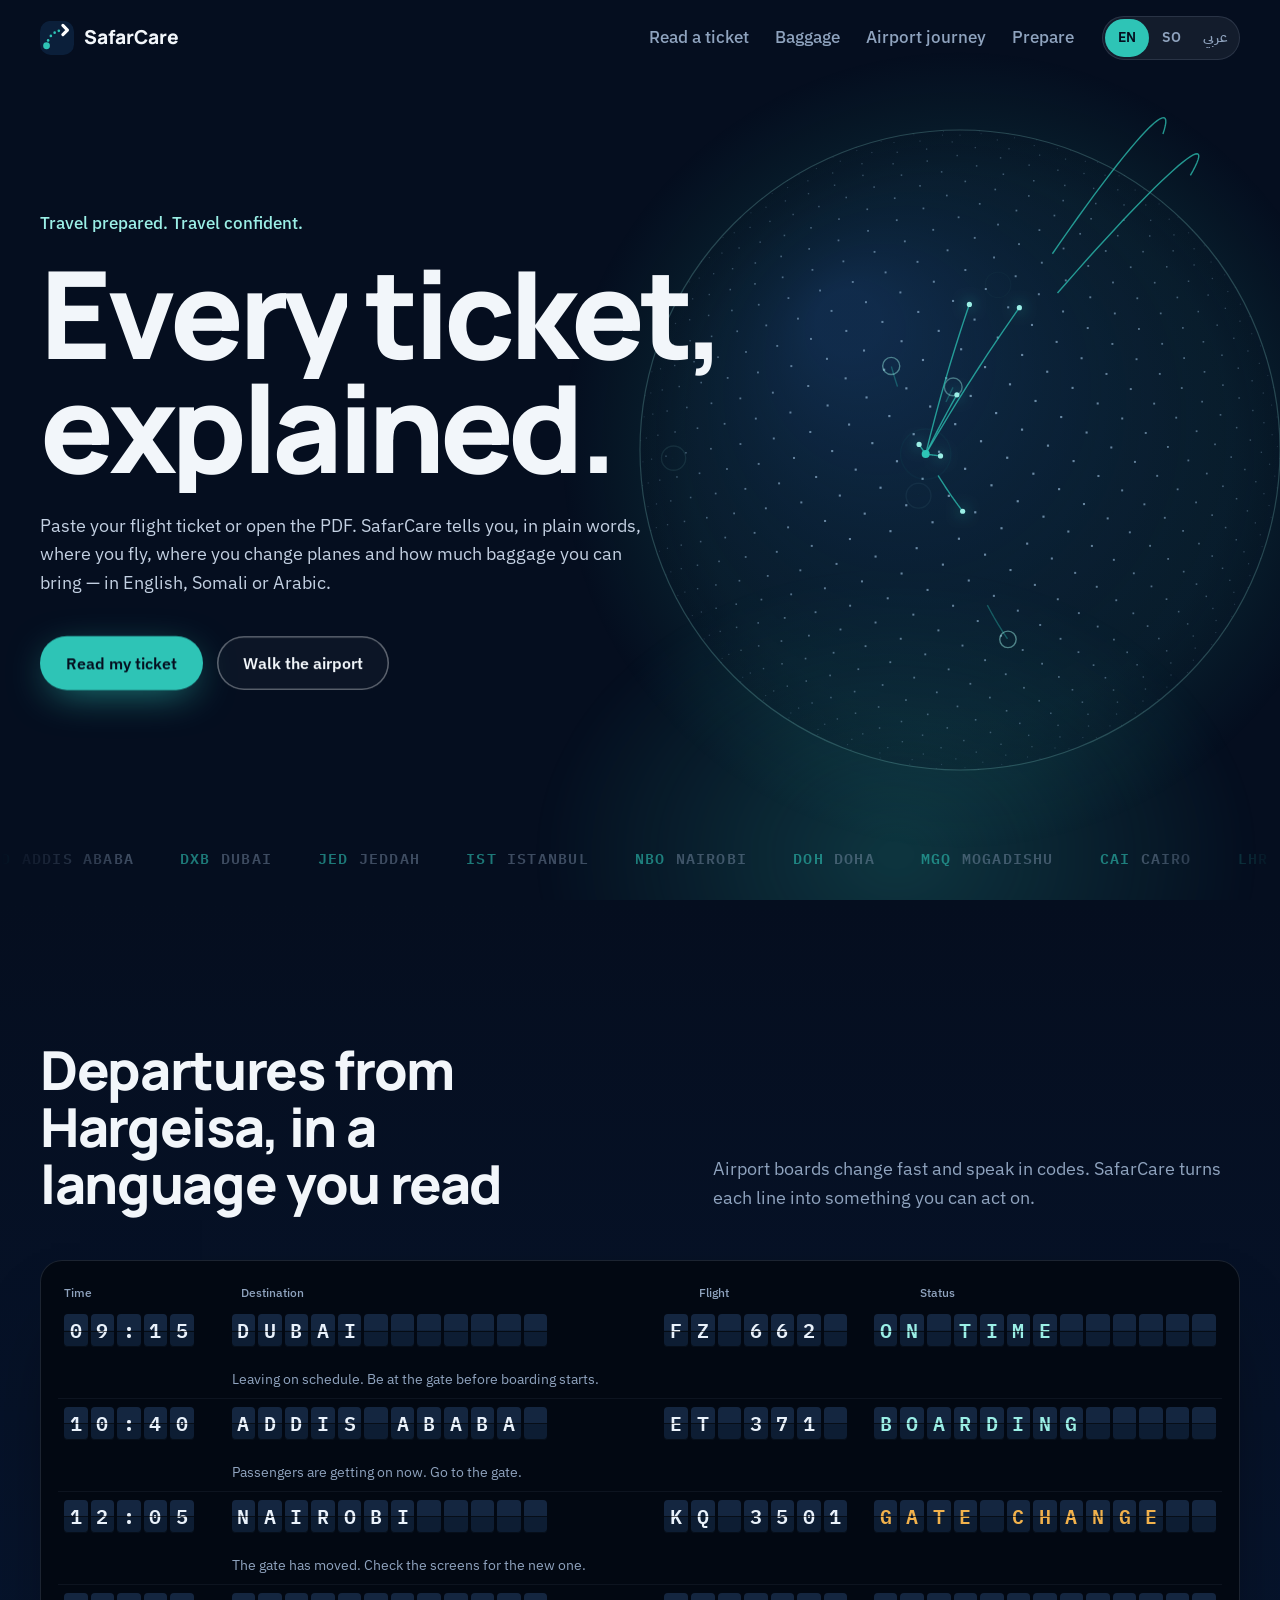
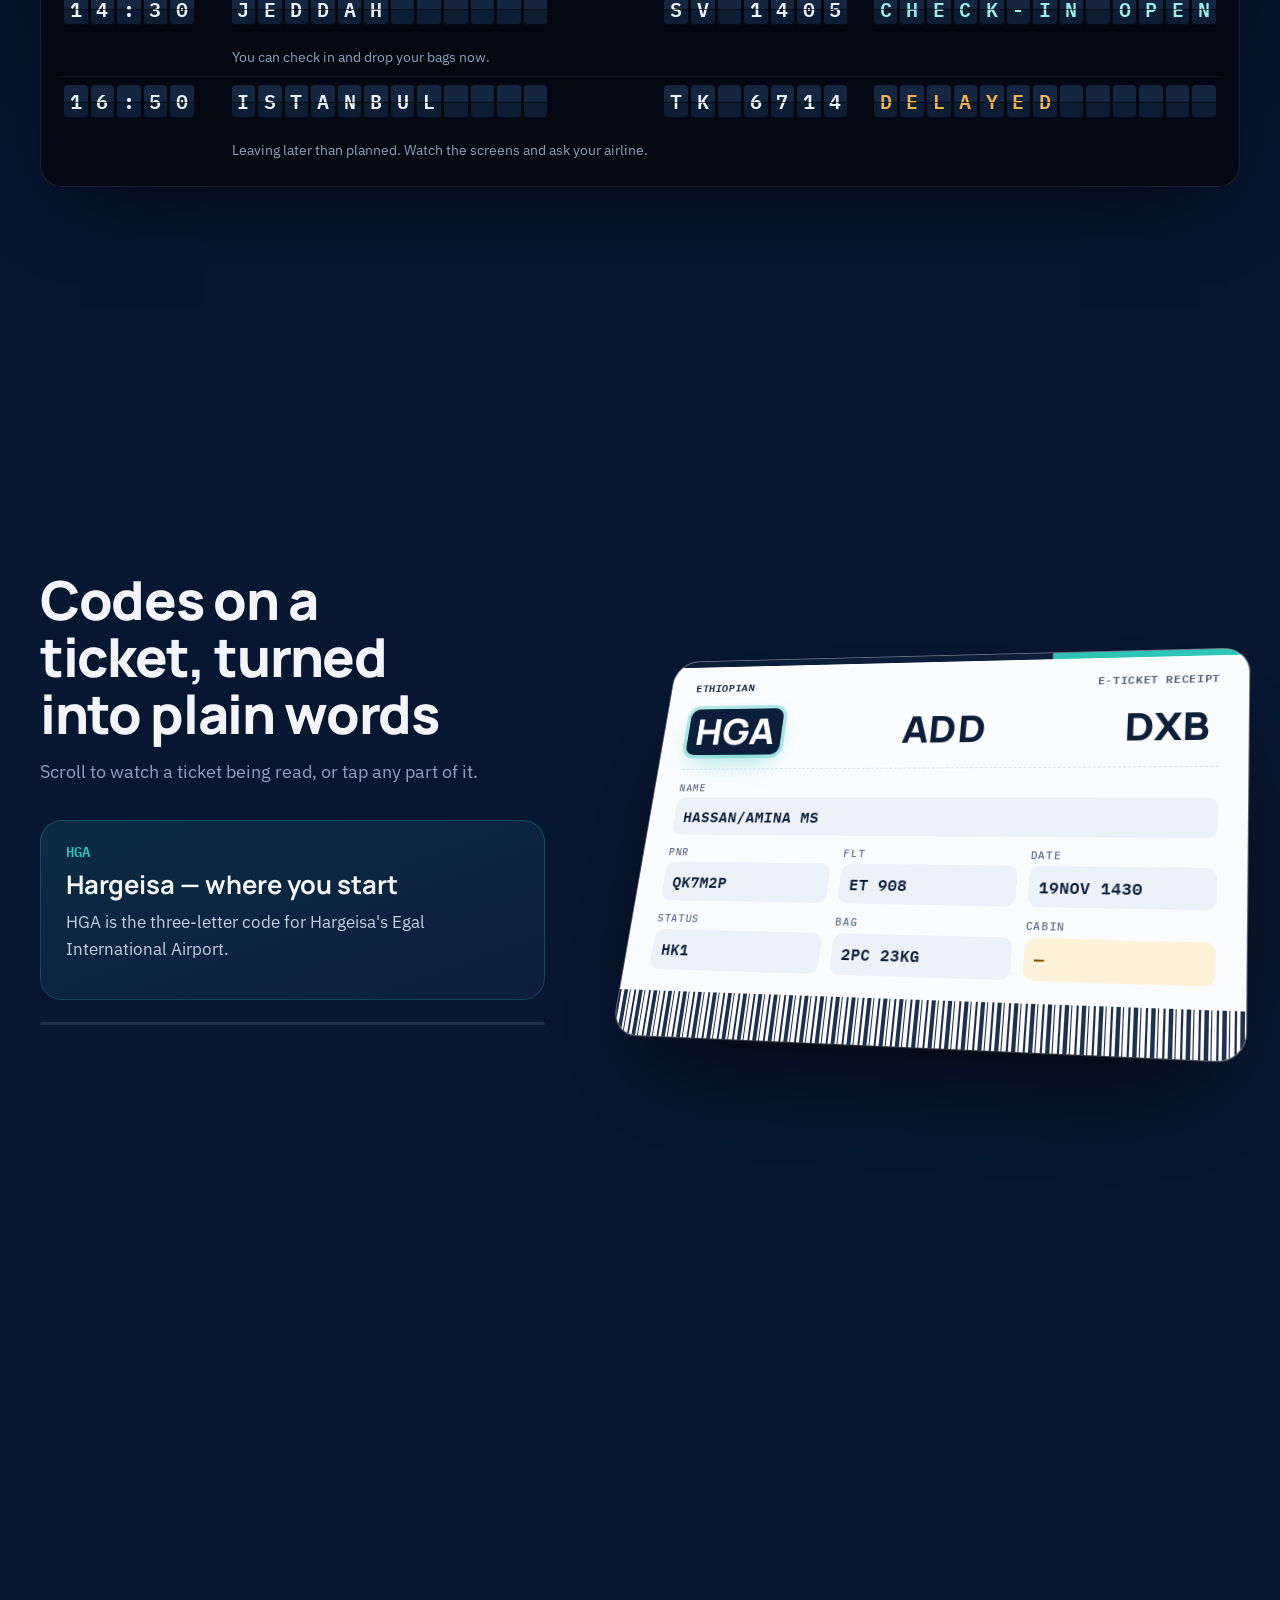
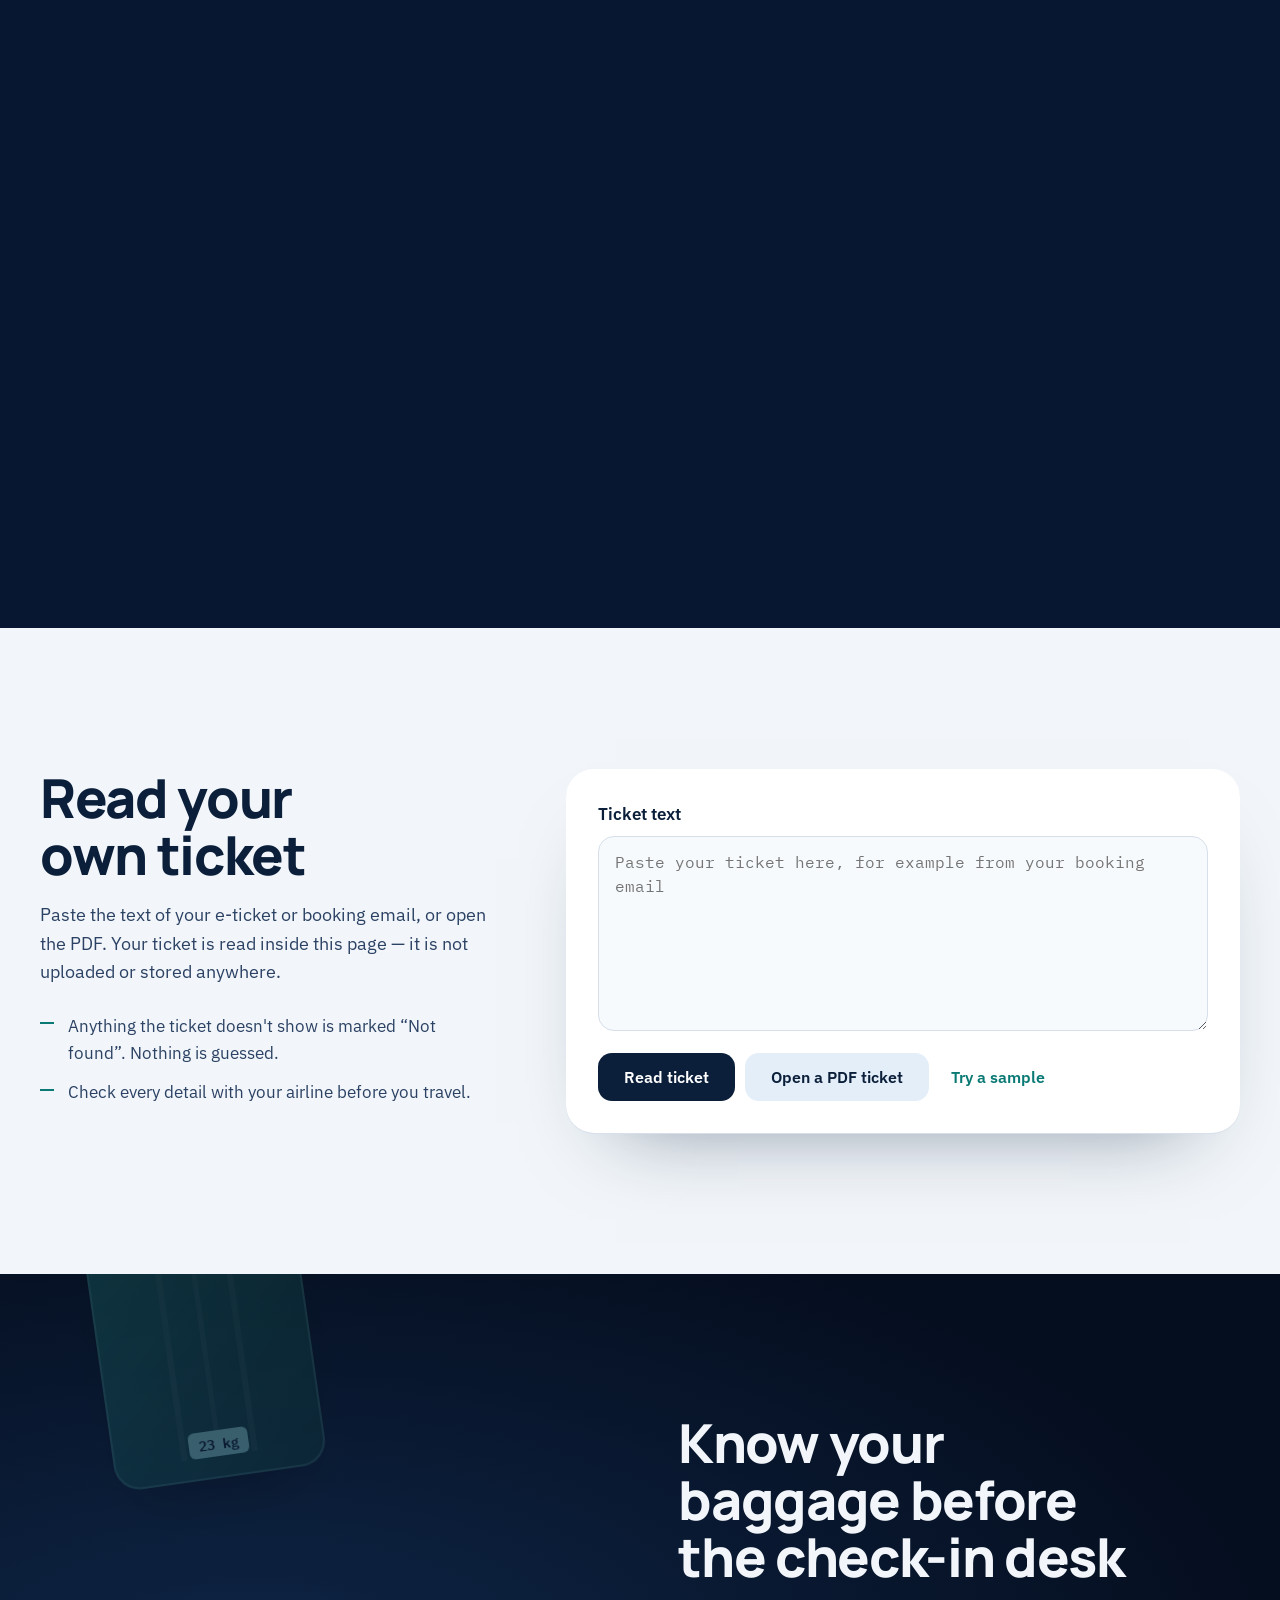
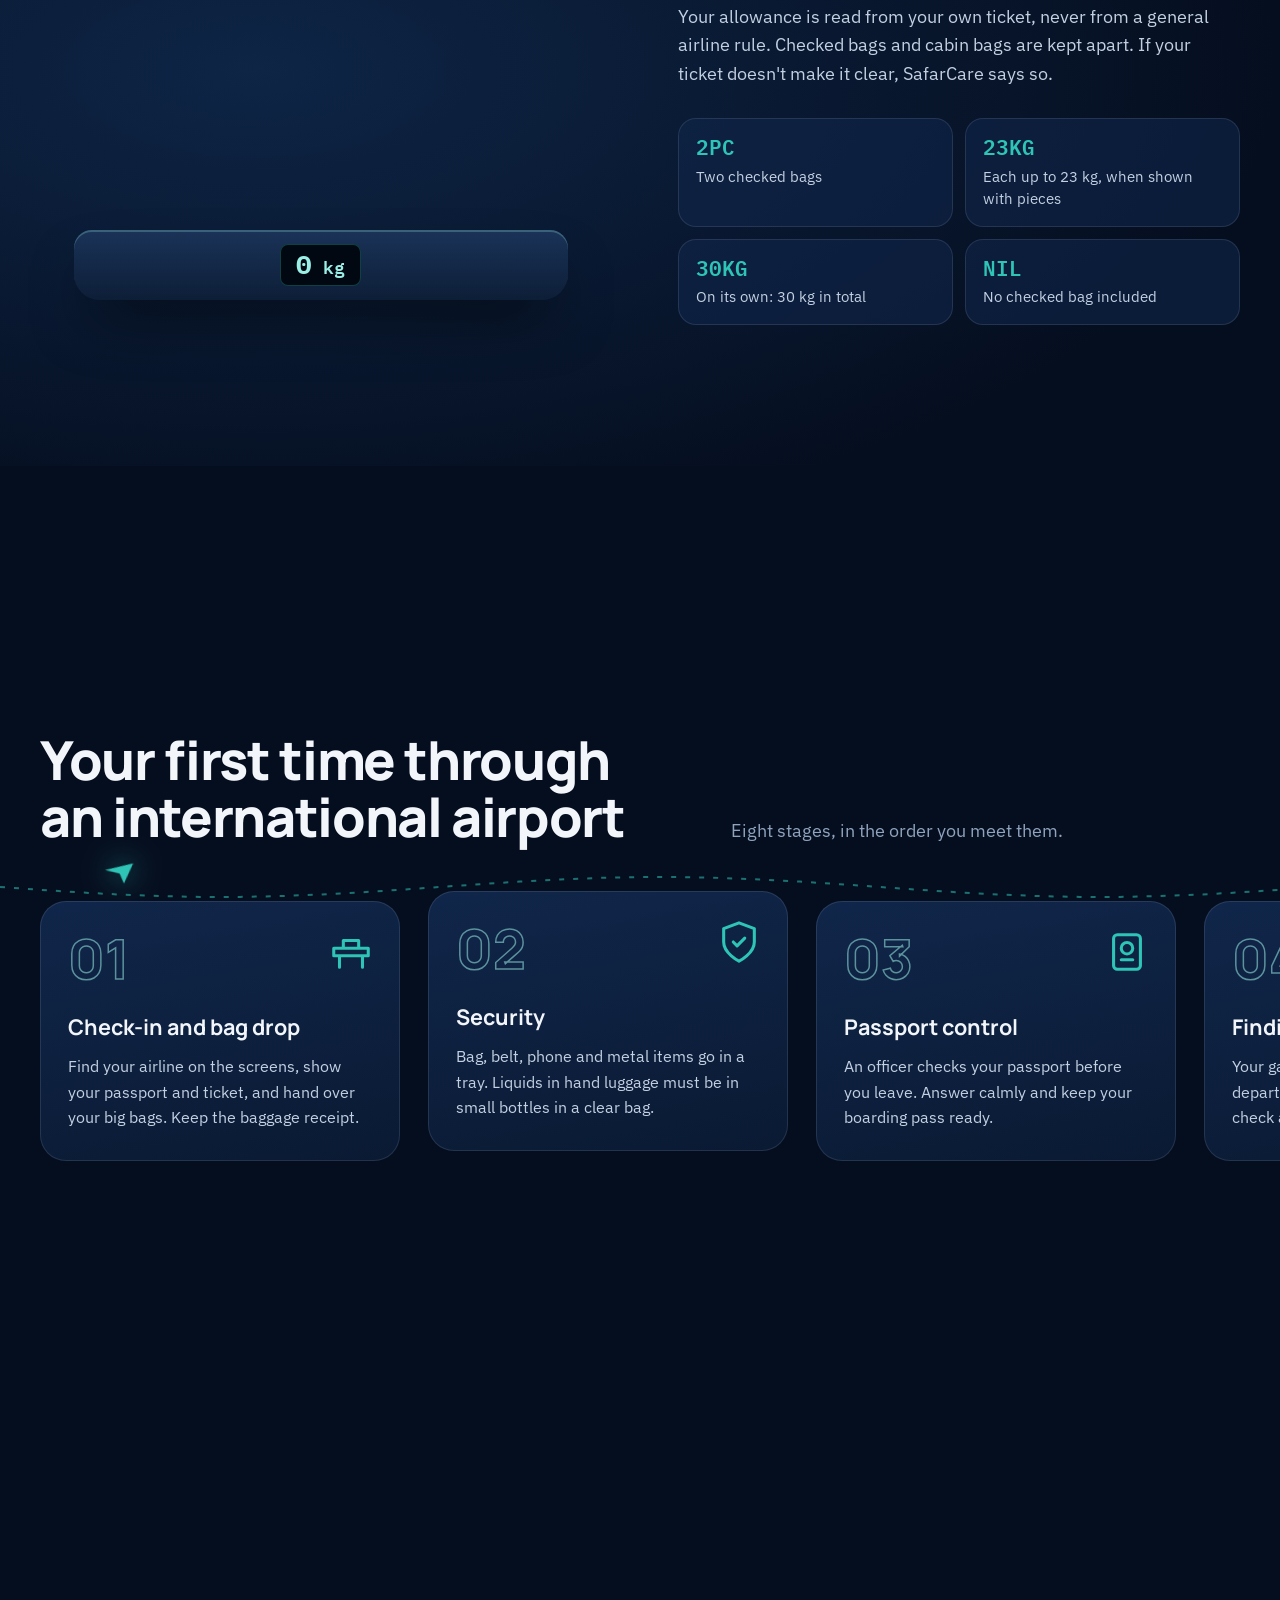
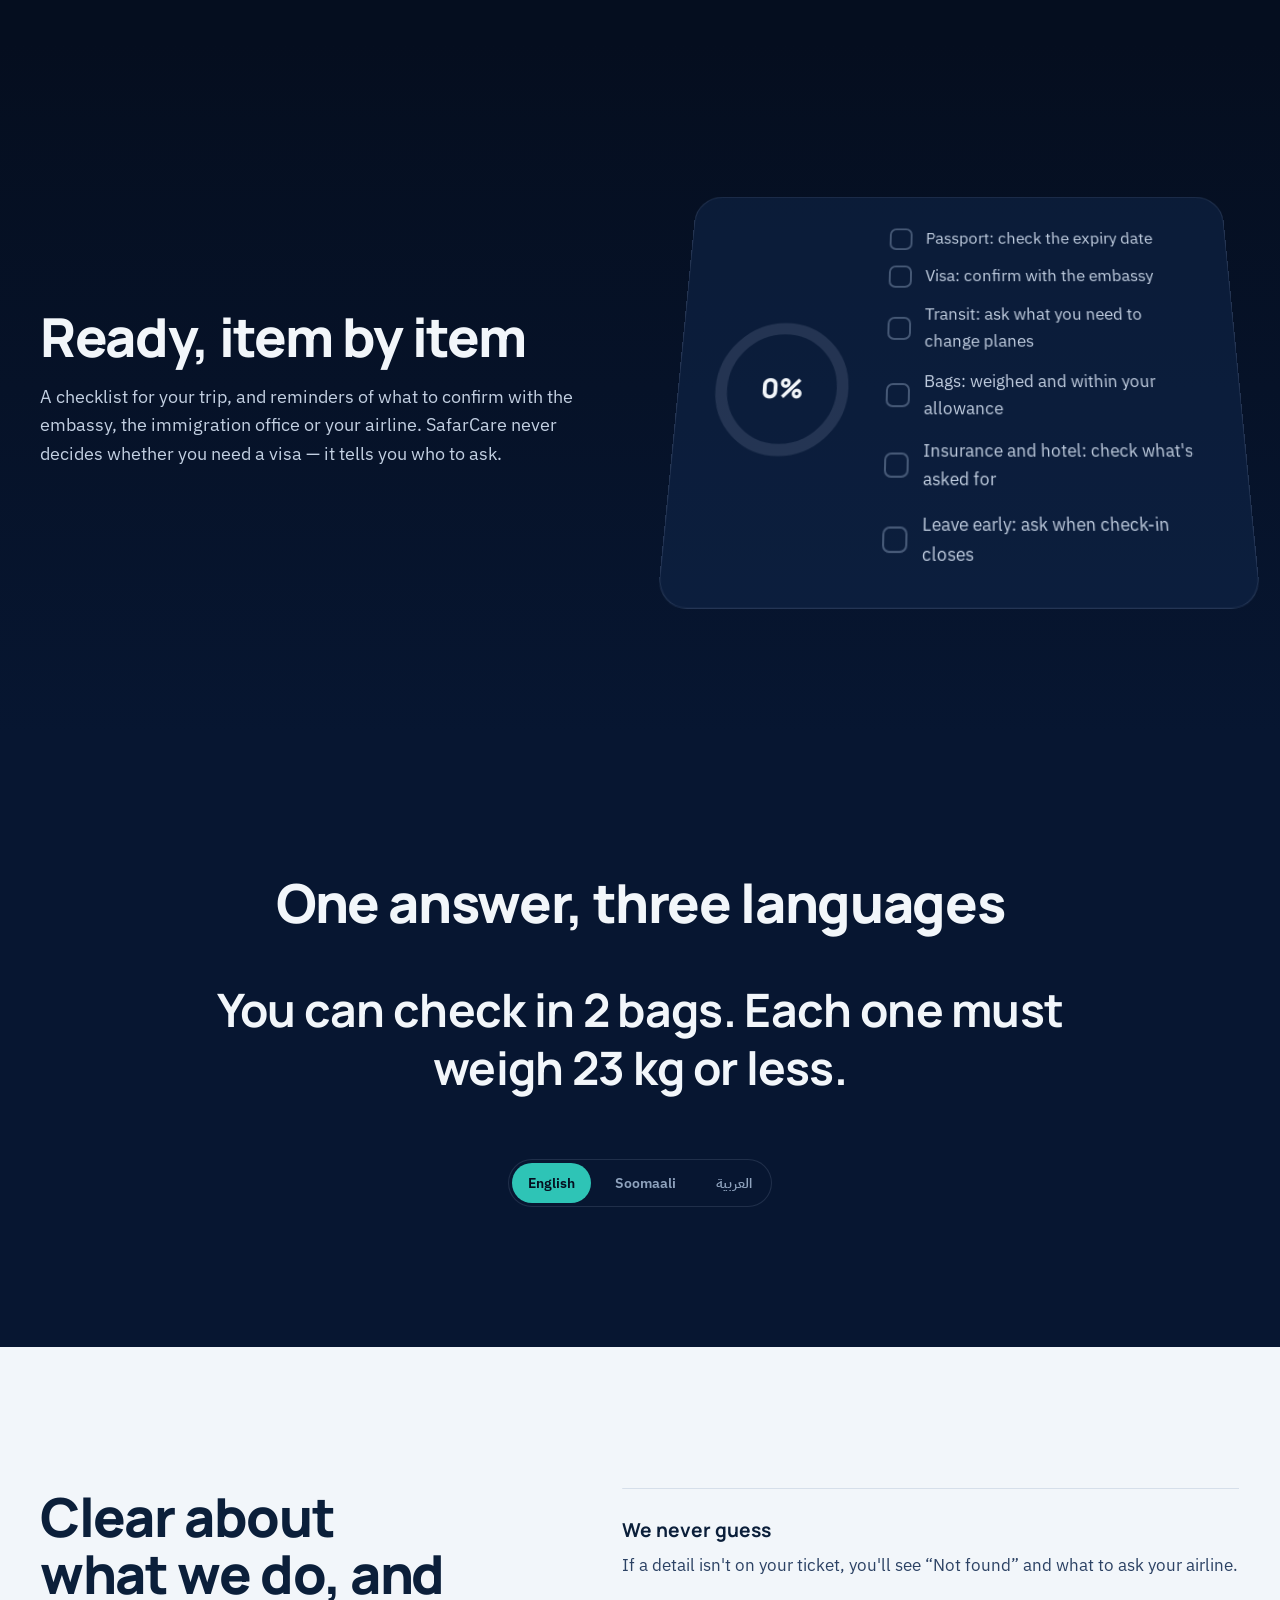
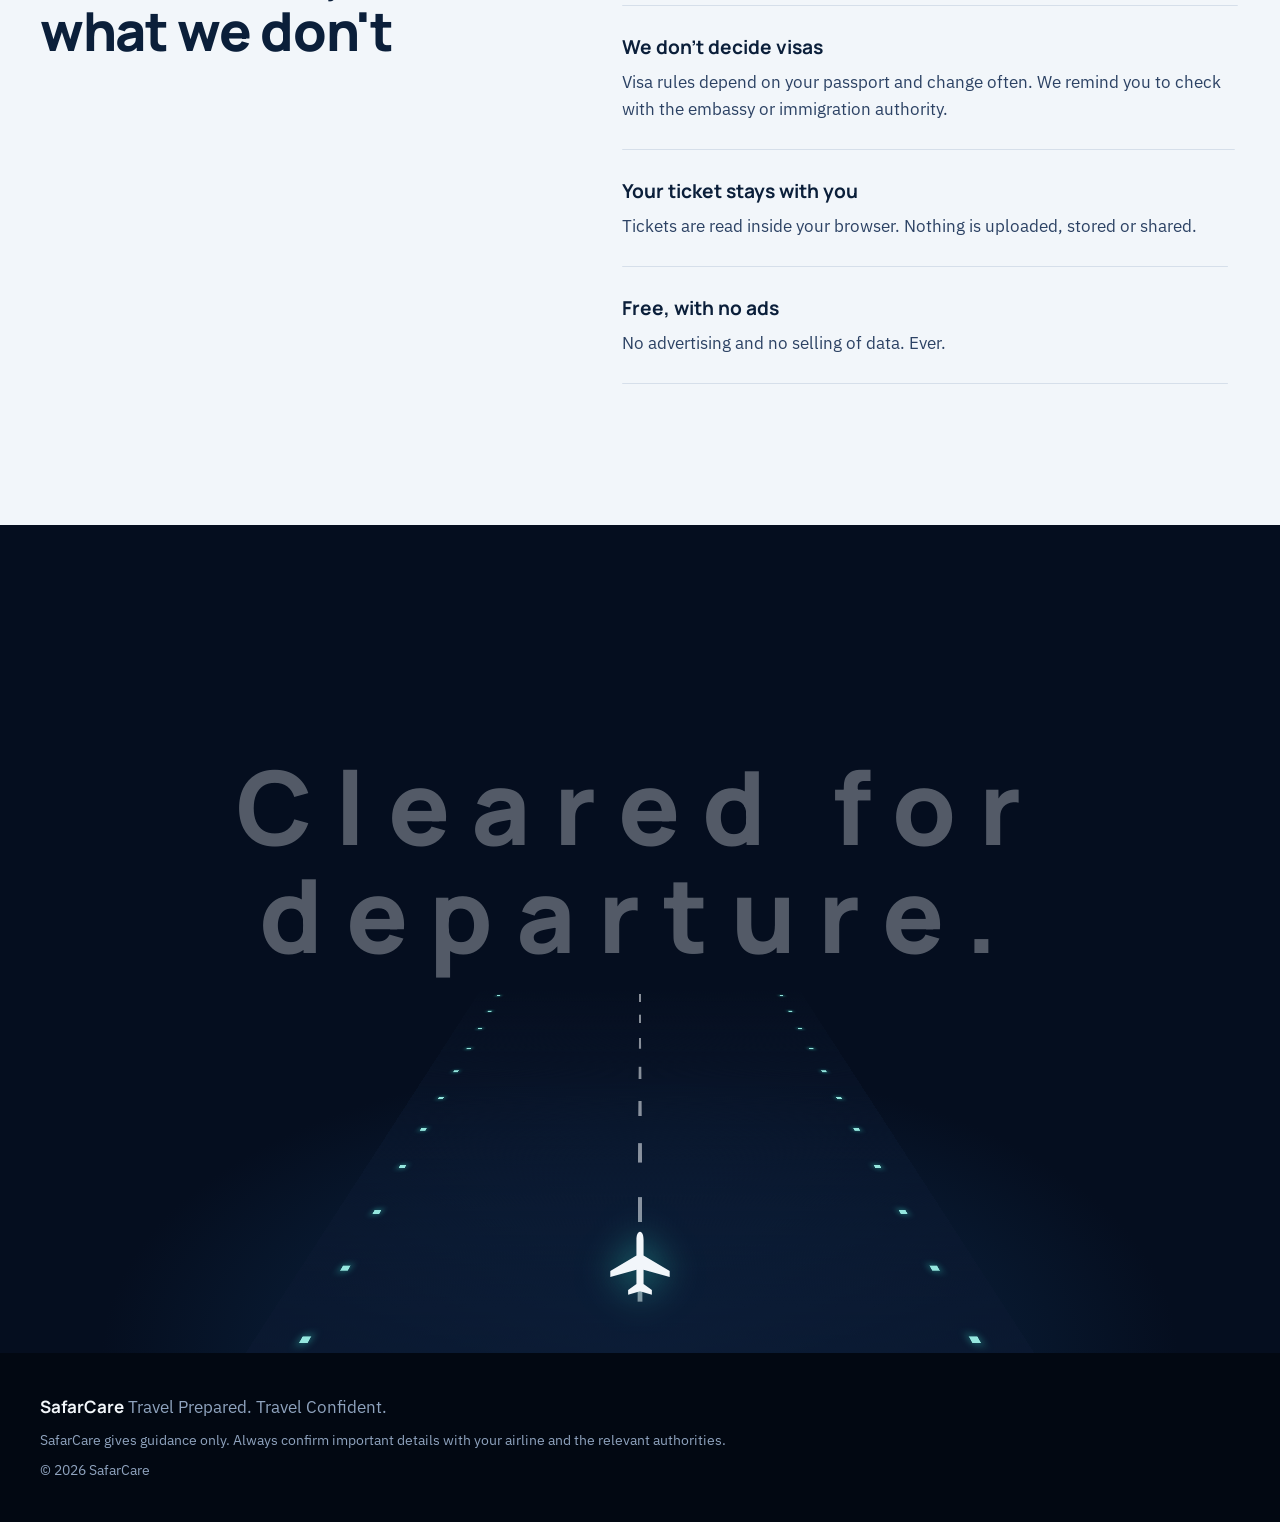
<file: website/index.html>
<!DOCTYPE html>
<html lang="en" dir="ltr">
<head>
<meta charset="utf-8">
<meta name="viewport" content="width=device-width, initial-scale=1">
<title>SafarCare — Every ticket, explained</title>
<meta name="description" content="SafarCare explains your flight ticket in plain English, Somali or Arabic: your flights, connections, baggage allowance, and every step through the airport.">
<meta property="og:title" content="SafarCare — Travel Prepared. Travel Confident.">
<meta property="og:description" content="Paste your ticket or open the PDF. SafarCare explains your flights, connections and baggage — in English, Somali and Arabic.">
<meta property="og:image" content="assets/icon-512.png">
<meta name="theme-color" content="#050E1F">
<link rel="icon" href="assets/favicon-32.png" sizes="32x32">
<link rel="apple-touch-icon" href="assets/apple-touch-icon.png">
<link rel="preconnect" href="https://fonts.googleapis.com">
<link rel="preconnect" href="https://fonts.gstatic.com" crossorigin>
<link href="https://fonts.googleapis.com/css2?family=Manrope:wght@500;700;800&family=IBM+Plex+Sans:wght@400;500;600&family=IBM+Plex+Sans+Arabic:wght@400;500;600;700&family=IBM+Plex+Mono:wght@500;600&display=swap" rel="stylesheet">
<link rel="stylesheet" href="styles.css">
</head>
<body class="is-loading">
<a class="skip" href="#main" data-i18n="skip">Skip to content</a>

<!-- Opening: the mark draws its own flight path -->
<div class="intro" aria-hidden="true">
  <svg class="intro-mark" viewBox="0 0 120 120">
    <path class="intro-path" d="M22 92 Q32 40 84 32" fill="none" stroke="#2EC4B6" stroke-width="5" stroke-linecap="round" stroke-dasharray="1 15"/>
    <circle class="intro-dot" cx="22" cy="92" r="11" fill="#2EC4B6"/>
    <path class="intro-arrow" d="M80 16 96 32 80 48" fill="none" stroke="#fff" stroke-width="9" stroke-linecap="round" stroke-linejoin="round"/>
  </svg>
</div>

<header class="site-header">
  <div class="wrap header-row">
    <a class="brand" href="#top" aria-label="SafarCare home">
      <svg viewBox="0 0 26 26" width="34" height="34" aria-hidden="true"><rect width="26" height="26" rx="8" fill="#0B1F3A"/><g fill="#2EC4B6"><circle cx="6.2" cy="14.9" r="1"/><circle cx="8.3" cy="11.5" r="1"/><circle cx="11.2" cy="9" r="1"/><circle cx="14.4" cy="7.6" r="1"/><circle cx="5" cy="19" r="2.6"/></g><path d="M17.5 3.5 21 7l-3.5 3.5" stroke="#fff" stroke-width="2.4" fill="none" stroke-linecap="round" stroke-linejoin="round"/></svg>
      <span>SafarCare</span>
    </a>
    <nav class="main-nav" aria-label="Main">
      <a href="#decode" data-i18n="navDecode">Read a ticket</a>
      <a href="#baggage" data-i18n="navBaggage">Baggage</a>
      <a href="#journey" data-i18n="navJourney">Airport journey</a>
      <a href="#prepare" data-i18n="navPrepare">Prepare</a>
    </nav>
    <div class="lang" role="group" aria-label="Language">
      <button type="button" data-lang="en" aria-pressed="true">EN</button>
      <button type="button" data-lang="so" aria-pressed="false">SO</button>
      <button type="button" data-lang="ar" aria-pressed="false" lang="ar">عربي</button>
    </div>
  </div>
</header>

<main id="main">

<!-- 1. HERO: night sky, rotating globe, live routes from Hargeisa -->
<section class="hero" id="top">
  <canvas class="globe" aria-hidden="true"></canvas>
  <div class="hero-glow" aria-hidden="true"></div>
  <div class="wrap hero-inner">
    <p class="hero-kicker" data-i18n="heroKicker">Travel prepared. Travel confident.</p>
    <h1 class="hero-title" data-i18n="heroTitle" data-split>Every ticket, explained.</h1>
    <p class="hero-lede" data-i18n="heroLede">Paste your flight ticket or open the PDF. SafarCare tells you, in plain words, where you fly, where you change planes and how much baggage you can bring — in English, Somali or Arabic.</p>
    <div class="hero-actions">
      <a class="btn btn-glow magnetic" href="#tool" data-i18n="ctaRead">Read my ticket</a>
      <a class="btn btn-line magnetic" href="#journey" data-i18n="ctaJourney">Walk the airport</a>
    </div>
  </div>
  <div class="ticker" aria-hidden="true">
    <div class="ticker-track"></div>
  </div>
</section>

<!-- 2. DEPARTURES: split-flap board -->
<section class="board-sec" aria-labelledby="board-title">
  <div class="wrap">
    <div class="board-head">
      <h2 id="board-title" data-i18n="boardTitle">Departures from Hargeisa, in a language you read</h2>
      <p data-i18n="boardBody">Airport boards change fast and speak in codes. SafarCare turns each line into something you can act on.</p>
    </div>
    <div class="board" role="table" aria-label="Sample departures board">
      <div class="board-row board-labels" role="row">
        <span role="columnheader" data-i18n="bTime">Time</span>
        <span role="columnheader" data-i18n="bDest">Destination</span>
        <span role="columnheader" data-i18n="bFlight">Flight</span>
        <span role="columnheader" data-i18n="bStatus">Status</span>
      </div>
      <div class="board-rows"></div>
    </div>
  </div>
</section>

<!-- 3. DECODE: the boarding pass, read as you scroll -->
<section class="decode" id="decode" aria-labelledby="decode-title">
  <div class="decode-pin">
    <div class="wrap decode-grid">
      <div class="decode-copy">
        <h2 id="decode-title" data-i18n="decodeTitle">Codes on a ticket, turned into plain words</h2>
        <p data-i18n="decodeBody">Scroll to watch a ticket being read, or tap any part of it.</p>
        <div class="callout" aria-live="polite">
          <p class="callout-code" id="callout-code">HGA</p>
          <p class="callout-title" id="callout-title"></p>
          <p class="callout-body" id="callout-body"></p>
        </div>
        <div class="decode-progress" aria-hidden="true"><i></i></div>
      </div>
      <div class="pass-stage">
        <div class="pass" role="group" aria-label="Sample ticket with made-up details">
          <div class="pass-beam" aria-hidden="true"></div>
          <div class="pass-top"><span>ETHIOPIAN</span><span>E-TICKET RECEIPT</span></div>
          <div class="pass-route">
            <button type="button" class="code big" data-field="from">HGA</button>
            <svg class="arc" viewBox="0 0 120 30" aria-hidden="true"><path d="M2 26 Q60 -10 118 26" pathLength="1"/></svg>
            <button type="button" class="code big" data-field="via">ADD</button>
            <svg class="arc" viewBox="0 0 120 30" aria-hidden="true"><path d="M2 26 Q60 -10 118 26" pathLength="1"/></svg>
            <button type="button" class="code big" data-field="to">DXB</button>
          </div>
          <div class="pass-grid">
            <div class="wide"><span class="k">NAME</span><button type="button" class="code" data-field="name">HASSAN/AMINA MS</button></div>
            <div><span class="k">PNR</span><button type="button" class="code" data-field="pnr">QK7M2P</button></div>
            <div><span class="k">FLT</span><button type="button" class="code" data-field="flt">ET 908</button></div>
            <div><span class="k">DATE</span><button type="button" class="code" data-field="date">19NOV 1430</button></div>
            <div><span class="k">STATUS</span><button type="button" class="code" data-field="status">HK1</button></div>
            <div><span class="k">BAG</span><button type="button" class="code" data-field="bag">2PC 23KG</button></div>
            <div><span class="k">CABIN</span><button type="button" class="code missing" data-field="cabin">—</button></div>
          </div>
          <div class="pass-barcode" aria-hidden="true"></div>
        </div>
        <p class="pass-note" data-i18n="passNote">Sample ticket with made-up details.</p>
      </div>
    </div>
  </div>
</section>

<!-- 4. TOOL: read your own ticket, in the browser -->
<section class="tool" id="tool" aria-labelledby="tool-title">
  <div class="wrap tool-grid">
    <div class="tool-intro">
      <h2 id="tool-title" data-i18n="toolTitle">Read your own ticket</h2>
      <p data-i18n="toolBody">Paste the text of your e-ticket or booking email, or open the PDF. Your ticket is read inside this page — it is not uploaded or stored anywhere.</p>
      <ul class="tool-facts">
        <li data-i18n="toolFact1">Anything the ticket doesn't show is marked “Not found”. Nothing is guessed.</li>
        <li data-i18n="toolFact2">Check every detail with your airline before you travel.</li>
      </ul>
    </div>
    <div class="tool-card">
      <div class="tool-inputs">
        <label for="ticket-text" class="tool-label" data-i18n="pasteLabel">Ticket text</label>
        <textarea id="ticket-text" rows="7" data-i18n-ph="pastePh" placeholder="Paste your ticket here, for example from your booking email"></textarea>
        <div class="tool-buttons">
          <button type="button" class="btn btn-ink" id="read-btn" data-i18n="readBtn">Read ticket</button>
          <label class="btn btn-soft file-btn">
            <span data-i18n="pdfBtn">Open a PDF ticket</span>
            <input type="file" id="pdf-input" accept="application/pdf">
          </label>
          <button type="button" class="btn btn-text" id="sample-btn" data-i18n="sampleBtn">Try a sample</button>
        </div>
        <p class="tool-error" id="tool-error" role="alert" hidden></p>
      </div>
      <div class="result" id="result" aria-live="polite" hidden></div>
    </div>
  </div>
</section>

<!-- 5. BAGGAGE: suitcases on the scale -->
<section class="baggage" id="baggage" aria-labelledby="bag-title">
  <div class="wrap bag-grid">
    <div class="scale-stage" aria-hidden="true">
      <div class="suitcase s1"><i></i><b>23</b></div>
      <div class="suitcase s2"><i></i><b>23</b></div>
      <div class="scale"><span class="scale-read"><b class="kg">0</b> kg</span></div>
    </div>
    <div class="bag-copy">
      <h2 id="bag-title" data-i18n="bagTitle">Know your baggage before the check-in desk</h2>
      <p data-i18n="bagBody">Your allowance is read from your own ticket, never from a general airline rule. Checked bags and cabin bags are kept apart. If your ticket doesn't make it clear, SafarCare says so.</p>
      <dl class="codes">
        <div><dt>2PC</dt><dd data-i18n="c2pc">Two checked bags</dd></div>
        <div><dt>23KG</dt><dd data-i18n="c23">Each up to 23 kg, when shown with pieces</dd></div>
        <div><dt>30KG</dt><dd data-i18n="c30">On its own: 30 kg in total</dd></div>
        <div><dt>NIL</dt><dd data-i18n="cnil">No checked bag included</dd></div>
      </dl>
    </div>
  </div>
</section>

<!-- 6. JOURNEY: horizontal flight through the airport -->
<section class="journey" id="journey" aria-labelledby="journey-title">
  <div class="journey-pin">
    <div class="wrap journey-head">
      <h2 id="journey-title" data-i18n="journeyTitle">Your first time through an international airport</h2>
      <p data-i18n="journeyBody">Eight stages, in the order you meet them.</p>
    </div>
    <div class="journey-track">
      <svg class="journey-line" aria-hidden="true" preserveAspectRatio="none"><path/></svg>
      <svg class="journey-plane" viewBox="0 0 24 24" aria-hidden="true"><path d="M2 13.5 21 6l-4.5 15-4-6.5z" fill="#2EC4B6"/></svg>
      <ol class="stages"></ol>
    </div>
  </div>
</section>

<!-- 7. PREPARE: checklist and reminders -->
<section class="prepare" id="prepare" aria-labelledby="prepare-title">
  <div class="wrap prepare-grid">
    <div class="prepare-copy">
      <h2 id="prepare-title" data-i18n="prepTitle">Ready, item by item</h2>
      <p data-i18n="prepBody">A checklist for your trip, and reminders of what to confirm with the embassy, the immigration office or your airline. SafarCare never decides whether you need a visa — it tells you who to ask.</p>
    </div>
    <div class="checklist">
      <div class="ring"><svg viewBox="0 0 120 120" aria-hidden="true"><circle cx="60" cy="60" r="52"/><circle class="ring-fill" cx="60" cy="60" r="52" pathLength="100"/></svg><span class="ring-n">0%</span></div>
      <ul class="checks">
        <li><span class="box"></span><span data-i18n="ck1">Passport: check the expiry date</span></li>
        <li><span class="box"></span><span data-i18n="ck2">Visa: confirm with the embassy</span></li>
        <li><span class="box"></span><span data-i18n="ck3">Transit: ask what you need to change planes</span></li>
        <li><span class="box"></span><span data-i18n="ck4">Bags: weighed and within your allowance</span></li>
        <li><span class="box"></span><span data-i18n="ck5">Insurance and hotel: check what's asked for</span></li>
        <li><span class="box"></span><span data-i18n="ck6">Leave early: ask when check-in closes</span></li>
      </ul>
    </div>
  </div>
</section>

<!-- 8. LANGUAGES -->
<section class="langs" aria-labelledby="langs-title">
  <div class="wrap">
    <h2 id="langs-title" data-i18n="langsTitle">One answer, three languages</h2>
    <div class="morph" aria-live="off">
      <p class="morph-line" lang="en">You can check in 2 bags. Each one must weigh 23 kg or less.</p>
      <p class="morph-line" lang="so">Waxaad dhiibi kartaa 2 shandad. Mid kasta waa inuu ahaadaa 23 kg ama ka yar.</p>
      <p class="morph-line" lang="ar" dir="rtl">يمكنك تسجيل حقيبتين. يجب ألا يزيد وزن كل واحدة على 23 كغ.</p>
    </div>
    <div class="morph-tags" aria-hidden="true"><span>English</span><span>Soomaali</span><span>العربية</span></div>
  </div>
</section>

<!-- 9. PROMISE -->
<section class="promise" aria-labelledby="promise-title">
  <div class="wrap promise-grid">
    <h2 id="promise-title" data-i18n="promiseTitle">Clear about what we do, and what we don't</h2>
    <ul class="promises">
      <li><h3 data-i18n="p1t">We never guess</h3><p data-i18n="p1b">If a detail isn't on your ticket, you'll see “Not found” and what to ask your airline.</p></li>
      <li><h3 data-i18n="p2t">We don't decide visas</h3><p data-i18n="p2b">Visa rules depend on your passport and change often. We remind you to check with the embassy or immigration authority.</p></li>
      <li><h3 data-i18n="p3t">Your ticket stays with you</h3><p data-i18n="p3b">Tickets are read inside your browser. Nothing is uploaded, stored or shared.</p></li>
      <li><h3 data-i18n="p4t">Free, with no ads</h3><p data-i18n="p4b">No advertising and no selling of data. Ever.</p></li>
    </ul>
  </div>
</section>

<!-- 10. FINALE: runway -->
<section class="finale" aria-labelledby="finale-title">
  <div class="runway" aria-hidden="true"><div class="lights"></div><div class="lights right"></div><div class="centre"></div></div>
  <div class="wrap finale-inner">
    <h2 id="finale-title" data-i18n="finaleTitle">Cleared for departure.</h2>
    <p data-i18n="finaleBody">Read your ticket, know your bags, and walk into the airport knowing what comes next.</p>
    <a class="btn btn-glow magnetic" href="#tool" data-i18n="ctaRead">Read my ticket</a>
  </div>
</section>

</main>

<footer class="site-footer">
  <div class="wrap footer-row">
    <p><b>SafarCare</b> <span data-i18n="footTag">Travel Prepared. Travel Confident.</span></p>
    <p class="fine" data-i18n="footNote">SafarCare gives guidance only. Always confirm important details with your airline and the relevant authorities.</p>
    <p class="fine">© 2026 SafarCare</p>
  </div>
</footer>

<script src="vendor/gsap.min.js"></script>
<script src="vendor/ScrollTrigger.min.js"></script>
<script src="vendor/pdf.min.js"></script>
<script src="parser.js"></script>
<script src="i18n.js"></script>
<script src="main.js"></script>
</body>
</html>
</file>
<file: website/styles.css>
/* SafarCare — night-flight palette
   night   #050E1F  page darkness, sky
   navy    #0B1F3A  brand, panels
   deep    #10264A  raised surfaces on night
   steel   #8FA3BE  secondary text on dark
   ice     #F2F6FA  light sections, text on dark
   turq    #2EC4B6  brand light: routes, focus, actions
   glow    #9BEFE6  highlight of turquoise (beams, glints)
   amber   #F2B24C  only for "check this / not found"            */
:root {
  --night: #050E1F; --navy: #0B1F3A; --deep: #10264A; --steel: #8FA3BE; --ice: #F2F6FA;
  --turq: #2EC4B6; --teal: #0B7A75; --glow: #9BEFE6; --amber: #F2B24C; --amber-ink: #8A5300;
  --ink-2: #2C4264; --line-l: #D6DFEA; --line-d: rgba(143,163,190,.18);
  --display: "Manrope", "IBM Plex Sans Arabic", system-ui, sans-serif;
  --body: "IBM Plex Sans", "IBM Plex Sans Arabic", system-ui, sans-serif;
  --print: "IBM Plex Mono", ui-monospace, monospace; /* only for what is printed on tickets and boards */
  --wrap: 1200px;
  --ease: cubic-bezier(.22,.8,.2,1);
}
*, *::before, *::after { box-sizing: border-box; }
[hidden] { display: none !important; }
html { -webkit-text-size-adjust: 100%; }
body { margin: 0; font: 400 1.0625rem/1.6 var(--body); color: var(--ice); background: var(--night); overflow-x: hidden; }
[dir="rtl"] body { font-family: "IBM Plex Sans Arabic", var(--body); }
[dir="rtl"] h1, [dir="rtl"] h2, [dir="rtl"] h3 { font-family: "IBM Plex Sans Arabic", sans-serif; letter-spacing: 0 !important; }
h1, h2, h3, p { margin: 0; }
h1, h2, h3 { font-family: var(--display); text-wrap: balance; }
h2 { font-size: clamp(2rem, 4.2vw, 3.4rem); line-height: 1.06; font-weight: 800; letter-spacing: -0.025em; }
[dir="rtl"] h2 { line-height: 1.3; }
h3 { font-size: 1.2rem; font-weight: 700; }
a { color: var(--turq); }
.wrap { width: min(100% - 40px, var(--wrap)); margin-inline: auto; }
:focus-visible { outline: 3px solid var(--turq); outline-offset: 3px; border-radius: 8px; }
.skip { position: absolute; inset-inline-start: 12px; top: -80px; z-index: 100; background: var(--turq); color: var(--night); padding: 10px 14px; border-radius: 10px; font-weight: 600; }
.skip:focus { top: 12px; }

/* ---------- intro ---------- */
.intro { position: fixed; inset: 0; z-index: 90; background: var(--night); display: grid; place-items: center; pointer-events: none; }
.intro-mark { width: 120px; height: 120px; }
body:not(.is-loading) .intro { display: none; }
body.no-motion .intro { display: none; }

/* ---------- buttons ---------- */
.btn { position: relative; display: inline-flex; align-items: center; justify-content: center; gap: 10px; min-height: 54px; padding: 0 26px; border-radius: 999px; border: 0; font: 600 1rem/1 var(--body); text-decoration: none; cursor: pointer; transition: background-color .25s var(--ease), color .25s, box-shadow .25s; will-change: transform; }
.btn-glow { background: var(--turq); color: var(--night); box-shadow: 0 0 0 0 rgba(46,196,182,.5), 0 10px 40px -10px rgba(46,196,182,.7); }
.btn-glow:hover { background: var(--glow); box-shadow: 0 0 0 6px rgba(46,196,182,.18), 0 10px 50px -8px rgba(155,239,230,.8); }
.btn-line { color: var(--ice); box-shadow: inset 0 0 0 1.5px rgba(242,246,250,.35); background: rgba(242,246,250,.03); }
.btn-line:hover { box-shadow: inset 0 0 0 1.5px var(--glow); background: rgba(155,239,230,.08); }
.btn-ink { background: var(--navy); color: #fff; border-radius: 14px; }
.btn-ink:hover { background: #163563; }
.btn-soft { background: #E3EEF9; color: var(--navy); border-radius: 14px; }
.btn-soft:hover { background: #D3E4F5; }
.btn-text { background: none; color: var(--teal); padding: 0 12px; border-radius: 14px; }
.btn-text:hover { background: #E6F4F2; }

/* ---------- header ---------- */
.site-header { position: fixed; top: 0; left: 0; right: 0; z-index: 50; transition: background-color .35s, backdrop-filter .35s, top .45s var(--ease); }
.site-header.solid { background: rgba(5,14,31,.72); backdrop-filter: blur(14px) saturate(1.3); }
.site-header.hide { top: -90px; }
.header-row { display: flex; align-items: center; gap: 28px; min-height: 76px; }
.brand { display: inline-flex; align-items: center; gap: 10px; color: var(--ice); text-decoration: none; font: 800 1.2rem/1 var(--display); }
.main-nav { display: flex; gap: 26px; margin-inline-start: auto; }
.main-nav a { color: var(--steel); text-decoration: none; font-weight: 500; padding: 10px 0; position: relative; }
.main-nav a::after { content: ""; position: absolute; inset-inline: 0; bottom: 4px; height: 2px; background: var(--turq); transform: scaleX(0); transform-origin: left; transition: transform .35s var(--ease); }
[dir="rtl"] .main-nav a::after { transform-origin: right; }
.main-nav a:hover { color: var(--ice); }
.main-nav a:hover::after { transform: scaleX(1); }
.lang { display: inline-flex; padding: 3px; border-radius: 999px; background: rgba(242,246,250,.06); box-shadow: inset 0 0 0 1px var(--line-d); }
.lang button { min-width: 44px; min-height: 38px; border: 0; background: none; border-radius: 999px; color: var(--steel); font: 600 .85rem/1 var(--body); cursor: pointer; transition: background-color .25s, color .25s; }
.lang button[aria-pressed="true"] { background: var(--turq); color: var(--night); }
.lang button[lang="ar"] { font-family: "IBM Plex Sans Arabic", sans-serif; }

/* ---------- hero ---------- */
.hero { position: relative; min-height: 100svh; display: flex; flex-direction: column; justify-content: center; overflow: hidden; padding: 120px 0 120px; isolation: isolate; }
.globe { position: absolute; inset: 0; width: 100%; height: 100%; z-index: -1; }
.hero-glow { position: absolute; z-index: -2; inset: auto -10% -40% 30%; height: 90%; background: radial-gradient(closest-side, rgba(46,196,182,.22), transparent 70%); filter: blur(10px); }
.hero-inner { position: relative; }
.hero-kicker { color: var(--glow); font-weight: 500; font-size: 1.05rem; }
.hero-title { margin-top: 18px; font-size: clamp(3.2rem, 9.5vw, 8.4rem); line-height: .94; font-weight: 800; letter-spacing: -0.045em; max-width: 9.5ch; }
[dir="rtl"] .hero-title { font-size: clamp(2.6rem, 6.4vw, 5.6rem); line-height: 1.3; max-width: 11ch; }
.hero-title .w { display: inline-block; overflow: hidden; vertical-align: top; padding-bottom: .08em; margin-bottom: -.08em; }
.hero-title .c { display: inline-block; }
.hero-lede { margin-top: 28px; max-width: 34em; font-size: clamp(1.05rem, 1.4vw, 1.25rem); color: #C3D0E2; }
.hero-actions { margin-top: 38px; display: flex; flex-wrap: wrap; gap: 14px; }
.ticker { position: absolute; inset: auto 0 34px 0; overflow: hidden; mask-image: linear-gradient(90deg, transparent, #000 10%, #000 90%, transparent); }
.ticker-track { display: flex; gap: 46px; width: max-content; font: 600 .95rem/1 var(--print); color: rgba(143,163,190,.7); letter-spacing: .08em; }
.ticker-track span b { color: var(--turq); font-weight: 600; }
[dir="rtl"] .ticker { direction: ltr; }

/* ---------- departures board ---------- */
.board-sec { padding: clamp(80px, 11vw, 150px) 0; background: linear-gradient(var(--night), #071631); }
.board-head { display: grid; grid-template-columns: 1.2fr 1fr; gap: 40px; align-items: end; margin-bottom: 48px; }
.board-head p { color: var(--steel); font-size: 1.1rem; max-width: 30em; }
.board { background: #020812; border-radius: 22px; padding: 18px; box-shadow: inset 0 0 0 1px var(--line-d), 0 40px 80px -40px rgba(0,0,0,.8); direction: ltr; }
.board-row { display: grid; grid-template-columns: 1.1fr 3fr 1.4fr 2fr; gap: 14px; align-items: center; padding: 8px 6px; }
.board-labels span { font: 500 .78rem/1 var(--body); color: var(--steel); }
[dir="rtl"] .board-labels span { font-family: "IBM Plex Sans Arabic", sans-serif; }
.board-rows .board-row + .board-row { border-top: 1px solid rgba(143,163,190,.08); }
.flaps { display: flex; gap: 3px; flex-wrap: nowrap; overflow: hidden; }
.flap { position: relative; width: 1.15em; height: 1.6em; flex: 0 0 auto; font: 600 clamp(.95rem, 1.6vw, 1.35rem)/1.6em var(--print); text-align: center; color: #EAF2FB; background: linear-gradient(#142640 0 49%, #0D1D33 51%); border-radius: 4px; box-shadow: inset 0 -1px 0 rgba(0,0,0,.5); perspective: 300px; }
.flap::after { content: ""; position: absolute; inset: 50% 0 auto; height: 1px; background: rgba(0,0,0,.6); }
.flap.flip { animation: flip .14s linear; }
@keyframes flip { 0% { transform: rotateX(0); } 50% { transform: rotateX(-88deg); filter: brightness(.6); } 100% { transform: rotateX(0); } }
.status-ok .flap { color: var(--glow); }
.status-check .flap { color: var(--amber); }
.board-plain { display: block; margin-top: 6px; font-size: .9rem; color: var(--steel); grid-column: 2 / -1; }
[dir="rtl"] .board-plain { direction: rtl; text-align: right; font-family: "IBM Plex Sans Arabic", sans-serif; }

/* ---------- decode (pinned) ---------- */
.decode { background: #071631; }
.decode-pin { min-height: 100svh; display: flex; align-items: center; padding: 110px 0 70px; }
.decode-grid { display: grid; grid-template-columns: .9fr 1.1fr; gap: clamp(32px, 6vw, 90px); align-items: center; }
.decode-copy > p { margin-top: 16px; color: var(--steel); font-size: 1.1rem; }
.callout { margin-top: 34px; min-height: 180px; padding: 24px 26px; border-radius: 22px; background: linear-gradient(160deg, rgba(46,196,182,.12), rgba(16,38,74,.5)); box-shadow: inset 0 0 0 1px rgba(46,196,182,.25); }
.callout.is-missing { background: linear-gradient(160deg, rgba(242,178,76,.14), rgba(16,38,74,.5)); box-shadow: inset 0 0 0 1px rgba(242,178,76,.35); }
.callout-code { font: 600 .9rem/1 var(--print); color: var(--turq); }
.callout.is-missing .callout-code { color: var(--amber); }
.callout-title { margin-top: 10px; font: 700 clamp(1.3rem, 2vw, 1.7rem)/1.25 var(--display); }
[dir="rtl"] .callout-title { font-family: "IBM Plex Sans Arabic", sans-serif; }
.callout-body { margin-top: 8px; color: #C3D0E2; }
.decode-progress { margin-top: 22px; height: 3px; border-radius: 3px; background: var(--line-d); overflow: hidden; }
.decode-progress i { display: block; height: 100%; width: 100%; background: var(--turq); transform: scaleX(0); transform-origin: left; }
[dir="rtl"] .decode-progress i { transform-origin: right; }
.pass-stage { perspective: 1400px; }
.pass { position: relative; overflow: hidden; background: #FBFCFE; color: var(--navy); border-radius: 26px; padding: 26px 28px 0; box-shadow: 0 50px 100px -40px rgba(0,0,0,.9), 0 0 0 1px rgba(255,255,255,.4); transform-style: preserve-3d; direction: ltr; }
.pass::before { content: ""; position: absolute; inset: 0 0 auto; height: 7px; background: linear-gradient(90deg, var(--navy) 68%, var(--turq) 68%); }
.pass-beam { position: absolute; inset-inline: 0; top: -8%; height: 26%; pointer-events: none; z-index: 2; background: linear-gradient(180deg, transparent, rgba(46,196,182,.18) 45%, rgba(155,239,230,.9) 50%, rgba(46,196,182,.18) 55%, transparent); mix-blend-mode: multiply; opacity: 0; }
.pass-top { display: flex; justify-content: space-between; font: 600 .78rem/1 var(--print); letter-spacing: .05em; color: #4A5B74; }
.pass-top span:first-child { color: var(--navy); }
.pass-route { display: grid; grid-template-columns: auto 1fr auto 1fr auto; gap: 6px; align-items: center; margin: 20px 0 16px; }
.arc { width: 100%; height: 30px; overflow: visible; }
.arc path { fill: none; stroke: var(--teal); stroke-width: 1.6; stroke-dasharray: .02 .025; }
.pass-grid { display: grid; grid-template-columns: repeat(3, minmax(0, 1fr)); gap: 14px 12px; padding: 16px 0 22px; border-top: 1.5px dashed var(--line-l); }
.pass-grid .wide { grid-column: span 3; }
.pass-grid > div { display: flex; flex-direction: column; gap: 5px; min-width: 0; }
.k { font: 500 .7rem/1 var(--print); color: #5B6B82; letter-spacing: .06em; }
.code { font: 600 1rem/1.2 var(--print); color: var(--navy); text-align: start; border: 0; border-radius: 10px; padding: 9px 10px; min-height: 42px; background: #EDF2F8; cursor: pointer; transition: background-color .3s var(--ease), color .3s, box-shadow .3s; overflow-wrap: anywhere; }
.code.big { font: 800 clamp(1.8rem, 3.4vw, 2.6rem)/1 var(--display); background: transparent; padding: 6px 8px; letter-spacing: .01em; }
.code:hover { background: #DDF4F1; }
.code.on { background: var(--navy); color: #fff; box-shadow: 0 0 0 4px rgba(46,196,182,.35), 0 12px 30px -10px rgba(46,196,182,.6); }
.code.big.on { background: var(--navy); }
.code.missing { background: #FFF2D9; color: var(--amber-ink); }
.code.missing.on { background: var(--amber-ink); color: #fff; box-shadow: 0 0 0 4px rgba(242,178,76,.4); }
.pass-barcode { height: 46px; margin: 0 -28px; background: repeating-linear-gradient(90deg, var(--navy) 0 2px, transparent 2px 5px, var(--navy) 5px 9px, transparent 9px 11px, var(--navy) 11px 12px, transparent 12px 16px); opacity: .92; }
.pass-note { margin-top: 12px; font-size: .88rem; color: var(--steel); }

/* ---------- tool (light) ---------- */
.tool { background: var(--ice); color: var(--navy); padding: clamp(80px, 11vw, 150px) 0; }
.tool h2 { color: var(--navy); }
.tool-grid { display: grid; grid-template-columns: .8fr 1.2fr; gap: clamp(32px, 6vw, 80px); align-items: start; }
.tool-intro p { margin-top: 18px; font-size: 1.12rem; color: var(--ink-2); max-width: 30em; }
.tool-facts { margin: 26px 0 0; padding: 0; list-style: none; display: grid; gap: 12px; }
.tool-facts li { position: relative; padding-inline-start: 28px; color: var(--ink-2); }
.tool-facts li::before { content: ""; position: absolute; inset-inline-start: 0; top: .55em; width: 14px; height: 2px; background: var(--teal); }
.tool-card { background: #fff; border-radius: 28px; padding: clamp(20px, 3vw, 32px); box-shadow: 0 1px 0 var(--line-l), 0 40px 80px -50px rgba(11,31,58,.5); }
.tool-label { display: block; font-weight: 600; margin-bottom: 8px; }
textarea { width: 100%; border: 1.5px solid var(--line-l); border-radius: 16px; padding: 14px 16px; font: 400 .98rem/1.5 var(--print); color: var(--navy); background: #F7FAFD; resize: vertical; min-height: 150px; transition: border-color .2s, box-shadow .2s; }
textarea:focus { outline: none; border-color: var(--teal); box-shadow: 0 0 0 4px rgba(46,196,182,.18); }
.tool-buttons { display: flex; flex-wrap: wrap; gap: 10px; margin-top: 14px; }
.tool-buttons .btn { min-height: 48px; }
.file-btn input { position: absolute; inset: 0; opacity: 0; cursor: pointer; width: 100%; }
.file-btn:focus-within { outline: 3px solid var(--turq); outline-offset: 3px; }
.tool-error { margin-top: 14px; padding: 12px 14px; border-radius: 12px; background: #FFF2D9; color: var(--amber-ink); font-size: .95rem; }
.result { margin-top: 24px; padding-top: 24px; border-top: 1.5px dashed var(--line-l); display: grid; gap: 14px; }
.r-route { display: flex; align-items: center; flex-wrap: wrap; gap: 10px; font: 800 clamp(1.6rem, 3vw, 2.2rem)/1 var(--display); direction: ltr; }
[dir="rtl"] .r-route { justify-content: flex-end; }
.r-route .sep { width: 34px; height: 2px; background: repeating-linear-gradient(90deg, var(--teal) 0 4px, transparent 4px 8px); }
.r-grid { display: grid; grid-template-columns: repeat(2, minmax(0, 1fr)); gap: 10px; }
.r-item { background: #F4F7FB; border-radius: 14px; padding: 12px 14px; }
.r-item span { display: block; font-size: .82rem; color: #5B6B82; }
.r-item b { display: block; margin-top: 2px; font-weight: 600; overflow-wrap: anywhere; }
.r-item.nf b { color: var(--amber-ink); }
.r-flight { background: #F4F7FB; border-radius: 14px; padding: 14px; display: grid; gap: 4px; }
.r-flight .t { font: 700 1.05rem/1.3 var(--display); direction: ltr; text-align: start; }
.r-flight .s { font-size: .92rem; color: var(--ink-2); }
.r-bag { border-radius: 16px; padding: 16px; background: #E3F5F2; }
.r-bag.nf { background: #FFF2D9; }
.r-bag span { font-size: .85rem; color: #4A5B74; }
.r-bag b { display: block; margin-top: 4px; font: 700 1.15rem/1.3 var(--display); }
[dir="rtl"] .r-bag b { font-family: "IBM Plex Sans Arabic", sans-serif; }
.r-bag p { margin-top: 4px; font-size: .95rem; color: var(--ink-2); }
.r-foot { font-size: .9rem; color: #5B6B82; }

/* ---------- baggage ---------- */
.baggage { overflow: hidden; padding: clamp(80px, 11vw, 150px) 0; background: radial-gradient(80% 60% at 20% 50%, #0E2546, var(--night)); }
.bag-grid { display: grid; grid-template-columns: 1fr 1fr; gap: clamp(32px, 6vw, 90px); align-items: center; }
.bag-copy > p { margin-top: 18px; color: #C3D0E2; font-size: 1.1rem; max-width: 32em; }
.codes { margin: 30px 0 0; display: grid; grid-template-columns: 1fr 1fr; gap: 12px; }
.codes div { padding: 18px; border-radius: 18px; background: rgba(16,38,74,.6); box-shadow: inset 0 0 0 1px var(--line-d); }
.codes dt { font: 600 1.3rem/1 var(--print); color: var(--turq); }
.codes dd { margin: 8px 0 0; color: #C3D0E2; font-size: .95rem; line-height: 1.45; }
.scale-stage { position: relative; height: 460px; }
.scale { position: absolute; inset: auto 6% 0 6%; height: 70px; border-radius: 18px 18px 26px 26px; background: linear-gradient(#1A3358, #0D1E37); box-shadow: inset 0 2px 0 rgba(155,239,230,.25), 0 30px 60px -20px rgba(0,0,0,.8); display: grid; place-items: center; }
.scale-read { font: 600 1.15rem/1 var(--print); color: var(--glow); background: #020812; padding: 8px 16px; border-radius: 8px; box-shadow: inset 0 0 0 1px rgba(46,196,182,.3); direction: ltr; }
.scale-read .kg { font-size: 1.6rem; }
.suitcase { position: absolute; bottom: 70px; width: 38%; height: 290px; border-radius: 26px; background: linear-gradient(135deg, #1E7F79, #12524E 60%, #0D3B39); box-shadow: inset 0 0 0 2px rgba(155,239,230,.25), 0 30px 60px -30px rgba(0,0,0,.9); }
.suitcase::before { content: ""; position: absolute; left: 30%; right: 30%; top: -34px; height: 40px; border: 7px solid #2A4467; border-bottom: 0; border-radius: 16px 16px 0 0; }
.suitcase i { position: absolute; inset: 22px 18%; border-radius: 14px; background: repeating-linear-gradient(90deg, transparent 0 22%, rgba(255,255,255,.08) 22% 26%); }
.suitcase b { position: absolute; left: 50%; bottom: 22px; transform: translateX(-50%); font: 600 .9rem/1 var(--print); color: var(--night); background: var(--glow); padding: 6px 10px; border-radius: 6px; }
.suitcase b::after { content: " kg"; }
.s1 { left: 10%; }
.s2 { right: 10%; height: 250px; background: linear-gradient(135deg, #2EC4B6, #1E8F86 60%, #146A64); }

/* ---------- journey (horizontal) ---------- */
.journey { background: var(--night); overflow: hidden; }
.journey-pin { min-height: 100svh; padding: 120px 0 60px; display: flex; flex-direction: column; justify-content: center; }
.journey-head { display: grid; grid-template-columns: 1.3fr 1fr; gap: 30px; align-items: end; }
.journey-head p { color: var(--steel); font-size: 1.1rem; }
.journey-track { position: relative; margin-top: 56px; direction: ltr; }
.stages { list-style: none; margin: 0; padding: 0 0 0 max(20px, calc((100vw - var(--wrap)) / 2)); display: flex; gap: 28px; width: max-content; }
.stage { width: min(360px, 78vw); flex: 0 0 auto; padding: 30px 28px; border-radius: 26px; background: linear-gradient(170deg, #10264A, #0A1A33); box-shadow: inset 0 0 0 1px var(--line-d); position: relative; }
[dir="rtl"] .stage { direction: rtl; text-align: right; }
.stage.transit { background: linear-gradient(170deg, #0F3A44, #0A1A33); box-shadow: inset 0 0 0 1px rgba(46,196,182,.35); }
.stage .n { font: 800 3.4rem/1 var(--display); color: transparent; -webkit-text-stroke: 1.5px rgba(155,239,230,.55); }
.stage .ico { position: absolute; top: 28px; inset-inline-end: 26px; width: 46px; height: 46px; color: var(--turq); }
.stage .ico svg { width: 100%; height: 100%; fill: none; stroke: currentColor; stroke-width: 1.6; stroke-linecap: round; stroke-linejoin: round; }
.stage h3 { margin-top: 22px; font-size: 1.35rem; }
.stage p { margin-top: 10px; color: #C3D0E2; font-size: 1rem; }
.journey-line { position: absolute; left: 0; top: -34px; width: 100%; height: 40px; overflow: visible; pointer-events: none; }
.journey-line path { fill: none; stroke: rgba(46,196,182,.55); stroke-width: 2; stroke-dasharray: 5 9; }
.journey-plane { position: absolute; top: -48px; left: 0; width: 34px; height: 34px; filter: drop-shadow(0 0 14px rgba(46,196,182,.8)); }

/* ---------- prepare ---------- */
.prepare { padding: clamp(80px, 11vw, 150px) 0; background: linear-gradient(var(--night), #071631); }
.prepare-grid { display: grid; grid-template-columns: 1fr 1fr; gap: clamp(32px, 6vw, 90px); align-items: center; }
.prepare-copy p { margin-top: 18px; color: #C3D0E2; font-size: 1.1rem; max-width: 32em; }
.checklist { display: grid; grid-template-columns: auto 1fr; gap: 34px; align-items: center; padding: 34px; border-radius: 28px; background: rgba(16,38,74,.55); box-shadow: inset 0 0 0 1px var(--line-d); }
.ring { position: relative; width: 140px; height: 140px; }
.ring svg { width: 100%; height: 100%; transform: rotate(-90deg); }
.ring circle { fill: none; stroke: rgba(143,163,190,.18); stroke-width: 10; }
.ring .ring-fill { stroke: var(--turq); stroke-linecap: round; stroke-dasharray: 100; stroke-dashoffset: 100; filter: drop-shadow(0 0 8px rgba(46,196,182,.6)); }
.ring-n { position: absolute; inset: 0; display: grid; place-items: center; font: 800 1.7rem/1 var(--display); direction: ltr; }
.checks { list-style: none; margin: 0; padding: 0; display: grid; gap: 14px; }
.checks li { display: flex; align-items: center; gap: 14px; color: #C3D0E2; transition: color .4s; }
.checks li.done { color: var(--ice); }
.box { width: 24px; height: 24px; flex: 0 0 auto; border-radius: 7px; box-shadow: inset 0 0 0 2px rgba(143,163,190,.45); position: relative; transition: background-color .35s var(--ease), box-shadow .35s; }
.box::after { content: ""; position: absolute; left: 8px; top: 4px; width: 6px; height: 11px; border: solid var(--night); border-width: 0 2.5px 2.5px 0; transform: rotate(45deg) scale(0); transition: transform .35s var(--ease) .1s; }
.done .box { background: var(--turq); box-shadow: 0 0 16px rgba(46,196,182,.6); }
.done .box::after { transform: rotate(45deg) scale(1); }

/* ---------- languages ---------- */
.langs { padding: clamp(80px, 11vw, 150px) 0; background: #071631; text-align: center; }
.morph { position: relative; margin: 50px auto 0; max-width: 980px; min-height: 9.5rem; display: grid; }
.morph-line { grid-area: 1 / 1; font: 700 clamp(1.6rem, 3.6vw, 2.9rem)/1.25 var(--display); letter-spacing: -0.015em; opacity: 0; }
.morph-line[lang="ar"] { font-family: "IBM Plex Sans Arabic", sans-serif; line-height: 1.6; }
.morph-line:first-child { opacity: 1; }
.morph-tags { margin-top: 26px; display: inline-flex; gap: 8px; padding: 4px; border-radius: 999px; box-shadow: inset 0 0 0 1px var(--line-d); }
.morph-tags span { padding: 8px 16px; border-radius: 999px; color: var(--steel); font-weight: 600; font-size: .9rem; transition: background-color .4s, color .4s; }
.morph-tags span.on { background: var(--turq); color: var(--night); }

/* ---------- promise (light) ---------- */
.promise { background: var(--ice); color: var(--navy); padding: clamp(80px, 11vw, 150px) 0; }
.promise h2 { color: var(--navy); }
.promise-grid { display: grid; grid-template-columns: .9fr 1.1fr; gap: clamp(32px, 6vw, 90px); }
.promises { list-style: none; margin: 0; padding: 0; }
.promises li { padding: 26px 0; border-top: 1px solid var(--line-l); display: grid; gap: 6px; }
.promises li:last-child { border-bottom: 1px solid var(--line-l); }
.promises p { color: var(--ink-2); }

/* ---------- finale: runway ---------- */
.finale { position: relative; min-height: 92svh; display: grid; place-items: center; text-align: center; overflow: hidden; background: radial-gradient(60% 50% at 50% 100%, #0E2D4F, var(--night) 70%); perspective: 600px; }
.runway { position: absolute; left: 50%; bottom: -10%; width: 70vmax; height: 90vmax; transform: translateX(-50%) rotateX(72deg); transform-origin: 50% 100%; background: linear-gradient(transparent, rgba(10,24,48,.9)); }
.lights { position: absolute; top: 0; bottom: 0; left: 6%; width: 10px; background: repeating-linear-gradient(transparent 0 46px, rgba(155,239,230,.95) 46px 54px); background-size: 100% 100px; filter: drop-shadow(0 0 6px var(--turq)); animation: run 1.2s linear infinite; }
.lights.right { left: auto; right: 6%; }
.centre { position: absolute; top: 0; bottom: 0; left: 50%; width: 6px; margin-left: -3px; background: repeating-linear-gradient(transparent 0 40px, rgba(242,246,250,.55) 40px 90px); background-size: 100% 130px; animation: run2 1.2s linear infinite; }
@keyframes run { to { background-position: 0 100px; } }
@keyframes run2 { to { background-position: 0 130px; } }
.finale-inner { position: relative; display: grid; justify-items: center; gap: 22px; }
.finale h2 { font-size: clamp(2.8rem, 8vw, 6.6rem); letter-spacing: -0.04em; }
.finale p { color: #C3D0E2; font-size: 1.15rem; max-width: 30em; }

/* ---------- footer ---------- */
.site-footer { background: #020812; color: var(--steel); padding: 40px 0; }
.footer-row { display: grid; gap: 8px; }
.site-footer b { color: var(--ice); font-family: var(--display); }
.fine { font-size: .88rem; }

/* ---------- responsive ---------- */
@media (max-width: 1000px) {
  .main-nav { display: none; }
  .lang { margin-inline-start: auto; }
  .board-head, .decode-grid, .tool-grid, .bag-grid, .prepare-grid, .promise-grid, .journey-head { grid-template-columns: 1fr; }
  .decode-pin { padding-top: 96px; }
  .callout { min-height: 150px; margin-top: 22px; }
  .scale-stage { height: 360px; max-width: 460px; }
  .suitcase { height: 220px; } .s2 { height: 190px; }
}
@media (max-width: 640px) {
  .hero { padding-top: 110px; }
  .hero-actions .btn { width: 100%; }
  .board { padding: 10px; }
  .board-row { grid-template-columns: 1fr 2.2fr; gap: 8px 10px; }
  .board-row > :nth-child(3) { display: none; }
  .board-labels > :nth-child(3) { display: none; }
  .board-row > :nth-child(4) { grid-column: 1 / -1; }
  .board-labels > :nth-child(4) { display: none; }
  .flap { width: .95em; font-size: .9rem; }
  .pass { padding: 20px 18px 0; }
  .pass-barcode { margin: 0 -18px; }
  .pass-grid { grid-template-columns: repeat(2, minmax(0, 1fr)); }
  .pass-grid .wide { grid-column: span 2; }
  .r-grid, .codes { grid-template-columns: 1fr; }
  .checklist { grid-template-columns: 1fr; justify-items: center; padding: 26px; }
}

/* ---------- reduced motion: everything readable, nothing moving ---------- */
@media (prefers-reduced-motion: reduce) {
  .lights, .centre { animation: none; }
  .flap.flip { animation: none; }
  .ring .ring-fill { stroke-dashoffset: 0; }
  * { transition-duration: .01ms !important; }
}

/* ---------- states added by script ---------- */
.stage { transition: box-shadow .5s var(--ease), transform .5s var(--ease); }
.stage.active { box-shadow: inset 0 0 0 1px rgba(46,196,182,.6), 0 30px 70px -30px rgba(46,196,182,.55); transform: translateY(-10px); }
.stage.active .n { -webkit-text-stroke-color: var(--glow); }
body.no-motion .morph { display: grid; gap: 18px; }
body.no-motion .morph-line { grid-area: auto; opacity: 1; }
body.no-motion .morph-tags { display: none; }
@media (max-width: 899px) {
  .journey-pin { min-height: 0; padding: 90px 0 70px; }
  .journey-track { margin-top: 36px; }
  .stages { flex-direction: column; width: auto; padding: 0 20px; gap: 16px; }
  .stage { width: auto; }
  .journey-line, .journey-plane { display: none; }
}
</file>
